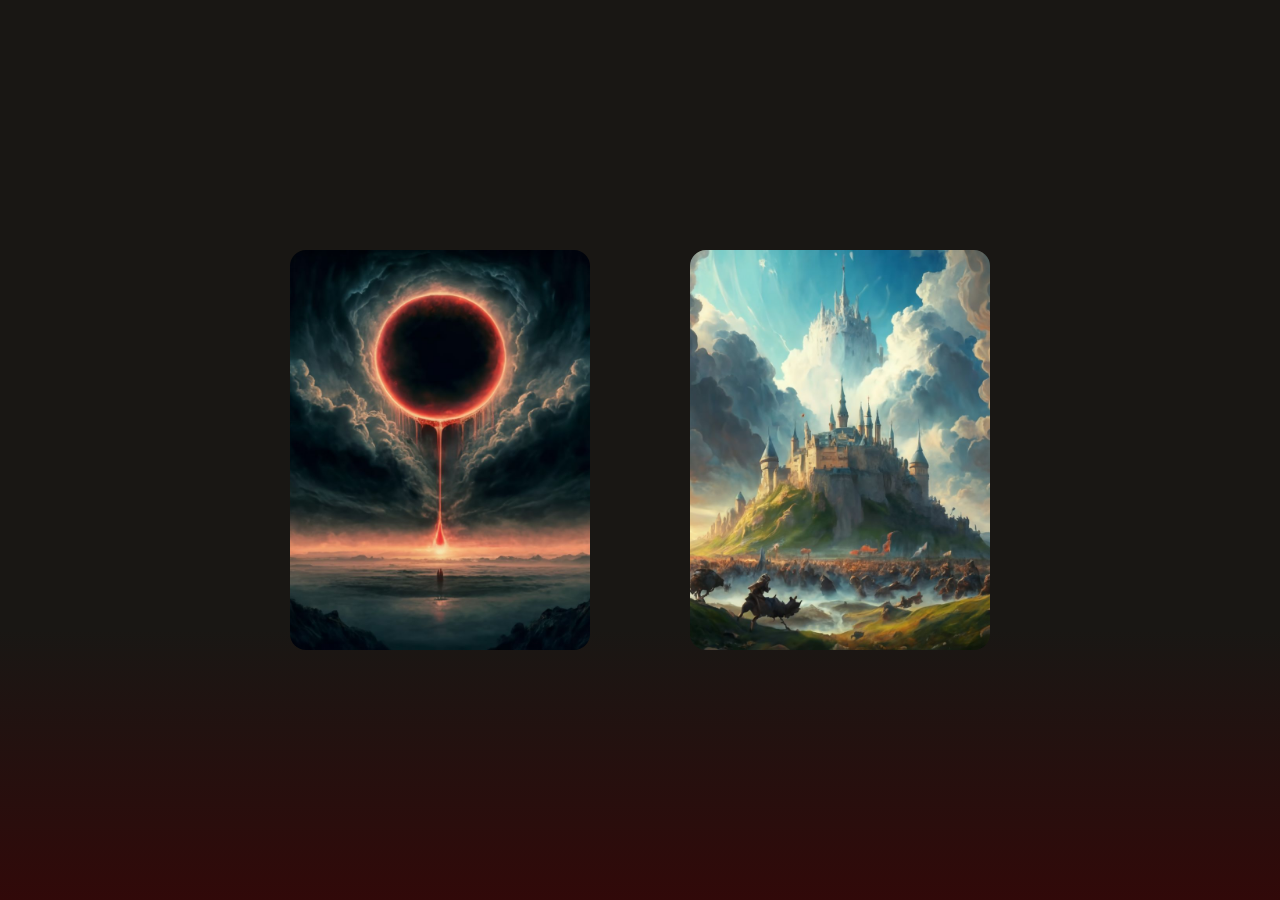
<file: cards/card-berserk-3D/index.html>
<!DOCTYPE html>
<html lang="en">
<head>
  <meta charset="UTF-8">
  <meta name="viewport" content="width=device-width, initial-scale=1.0">
  <title>3D Card Berserk</title>
  <link rel="stylesheet" href="./style.css" />
</head>
<body>
  <div class="card">
    <img src="./image/Guts-BG.jpg" class="cover-image" />
    <img src="./image/Guts.png" class="character" />
	</div>
  <div class="card">
    <img src="./image/Griffith-BG.jpg" class="cover-image" />
    <img src="./image/Griffith.png" class="character" />
	</div>
</body>
</html>
</file>
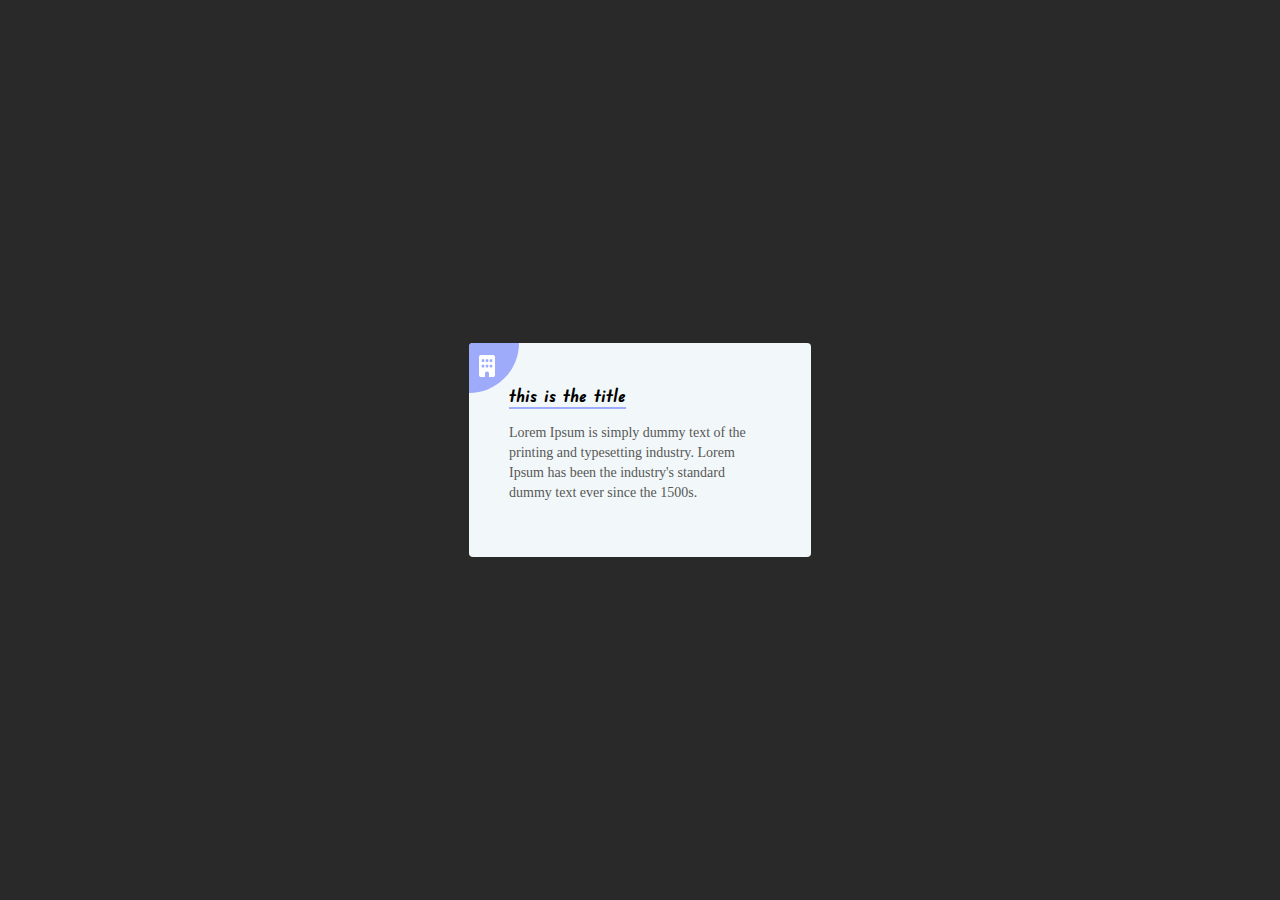
<file: cards/card-change-background-hover/index.html>
<!DOCTYPE html>
<html lang="en">
<head>
  <meta charset="UTF-8">
  <meta name="viewport" content="width=device-width, initial-scale=1.0">
  <title>card show information hover</title>
  <link rel="stylesheet" href="./styles.css" />
</head>
<body>
  <div class="container">
    <div class="card">
      <div class="card-body" >
        <div class="go-corner" >
          <div class="go-icon">
            <img src="./icons/build.svg" class="icon" />
          </div>
        </div>
        <div>
          <h3>this is the title</h3>
        </div>
        <p class="body">
          Lorem Ipsum is simply dummy text of the printing and typesetting industry. Lorem Ipsum has been the industry's standard dummy text ever since the 1500s.
        </p>
      </div>
    </div>
  </div>
</body>
</html>
</file>
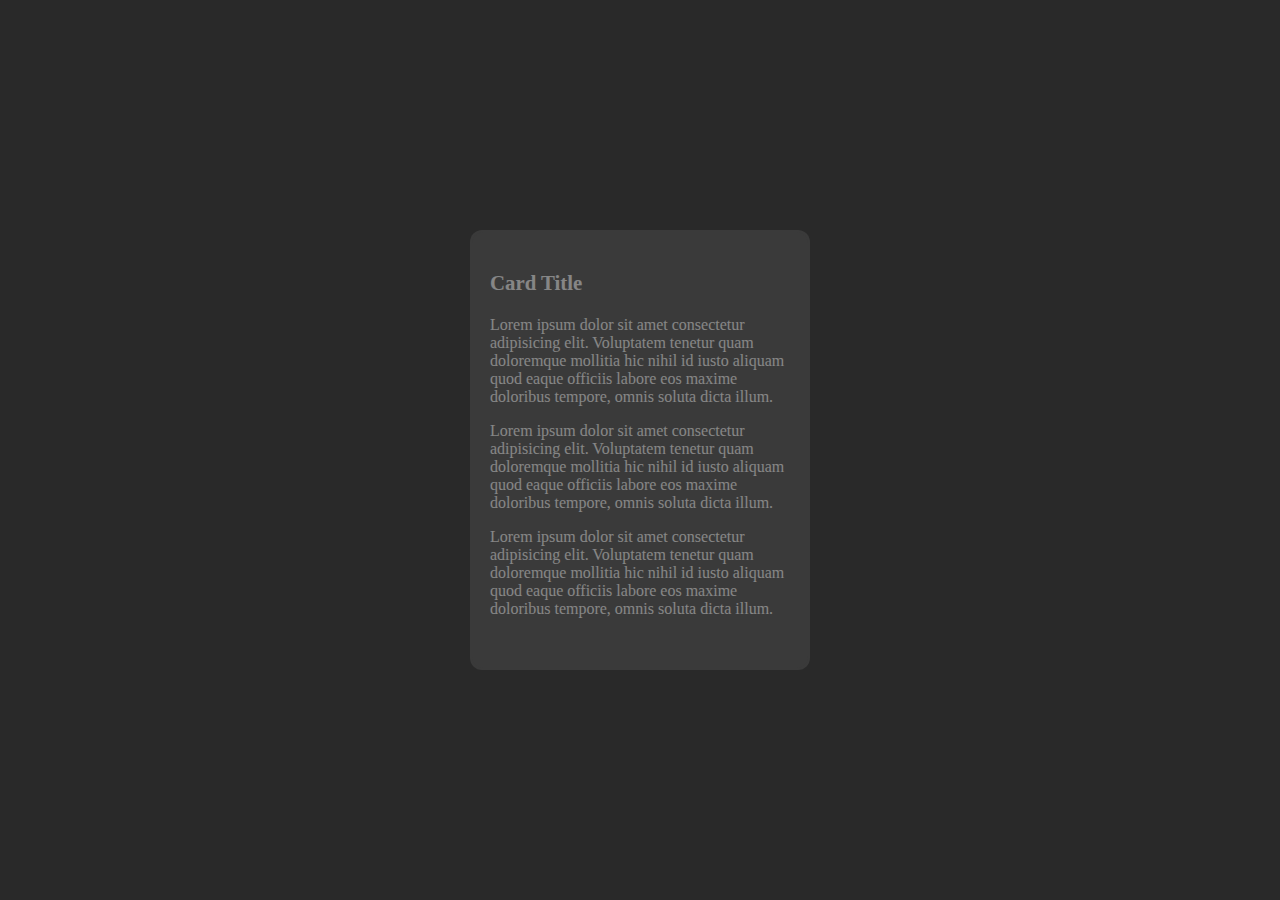
<file: cards/card-glowing-hover/index.html>
<!DOCTYPE html>
<html lang="en">
<head>
  <meta charset="UTF-8">
  <meta name="viewport" content="width=device-width, initial-scale=1.0">
  <title>Card Glowing Hover</title>
  <link rel="stylesheet" href="./style.css" />
</head>
<body>
  <div class="container">
    <div class="card">
      <h3>Card Title</h3>
      <p>Lorem ipsum dolor sit amet consectetur adipisicing elit. Voluptatem tenetur quam doloremque mollitia hic nihil id iusto aliquam quod eaque officiis labore eos maxime doloribus tempore, omnis soluta dicta illum.</p>
      <p>Lorem ipsum dolor sit amet consectetur adipisicing elit. Voluptatem tenetur quam doloremque mollitia hic nihil id iusto aliquam quod eaque officiis labore eos maxime doloribus tempore, omnis soluta dicta illum.</p>
      <p>Lorem ipsum dolor sit amet consectetur adipisicing elit. Voluptatem tenetur quam doloremque mollitia hic nihil id iusto aliquam quod eaque officiis labore eos maxime doloribus tempore, omnis soluta dicta illum.</p>
    </div>
  </div>
  <script>
    const cards = document.querySelectorAll('.card')
    cards.forEach(card => {
      card.onmousemove = function (e) {
        const x = e.pageX - card.offsetLeft
        const y = e.pageY - card.offsetTop

        card.style.setProperty('--x', `${x}px`)
        card.style.setProperty('--y', `${y}px`)
      }
    })
  </script>
</body>
</html>
</file>
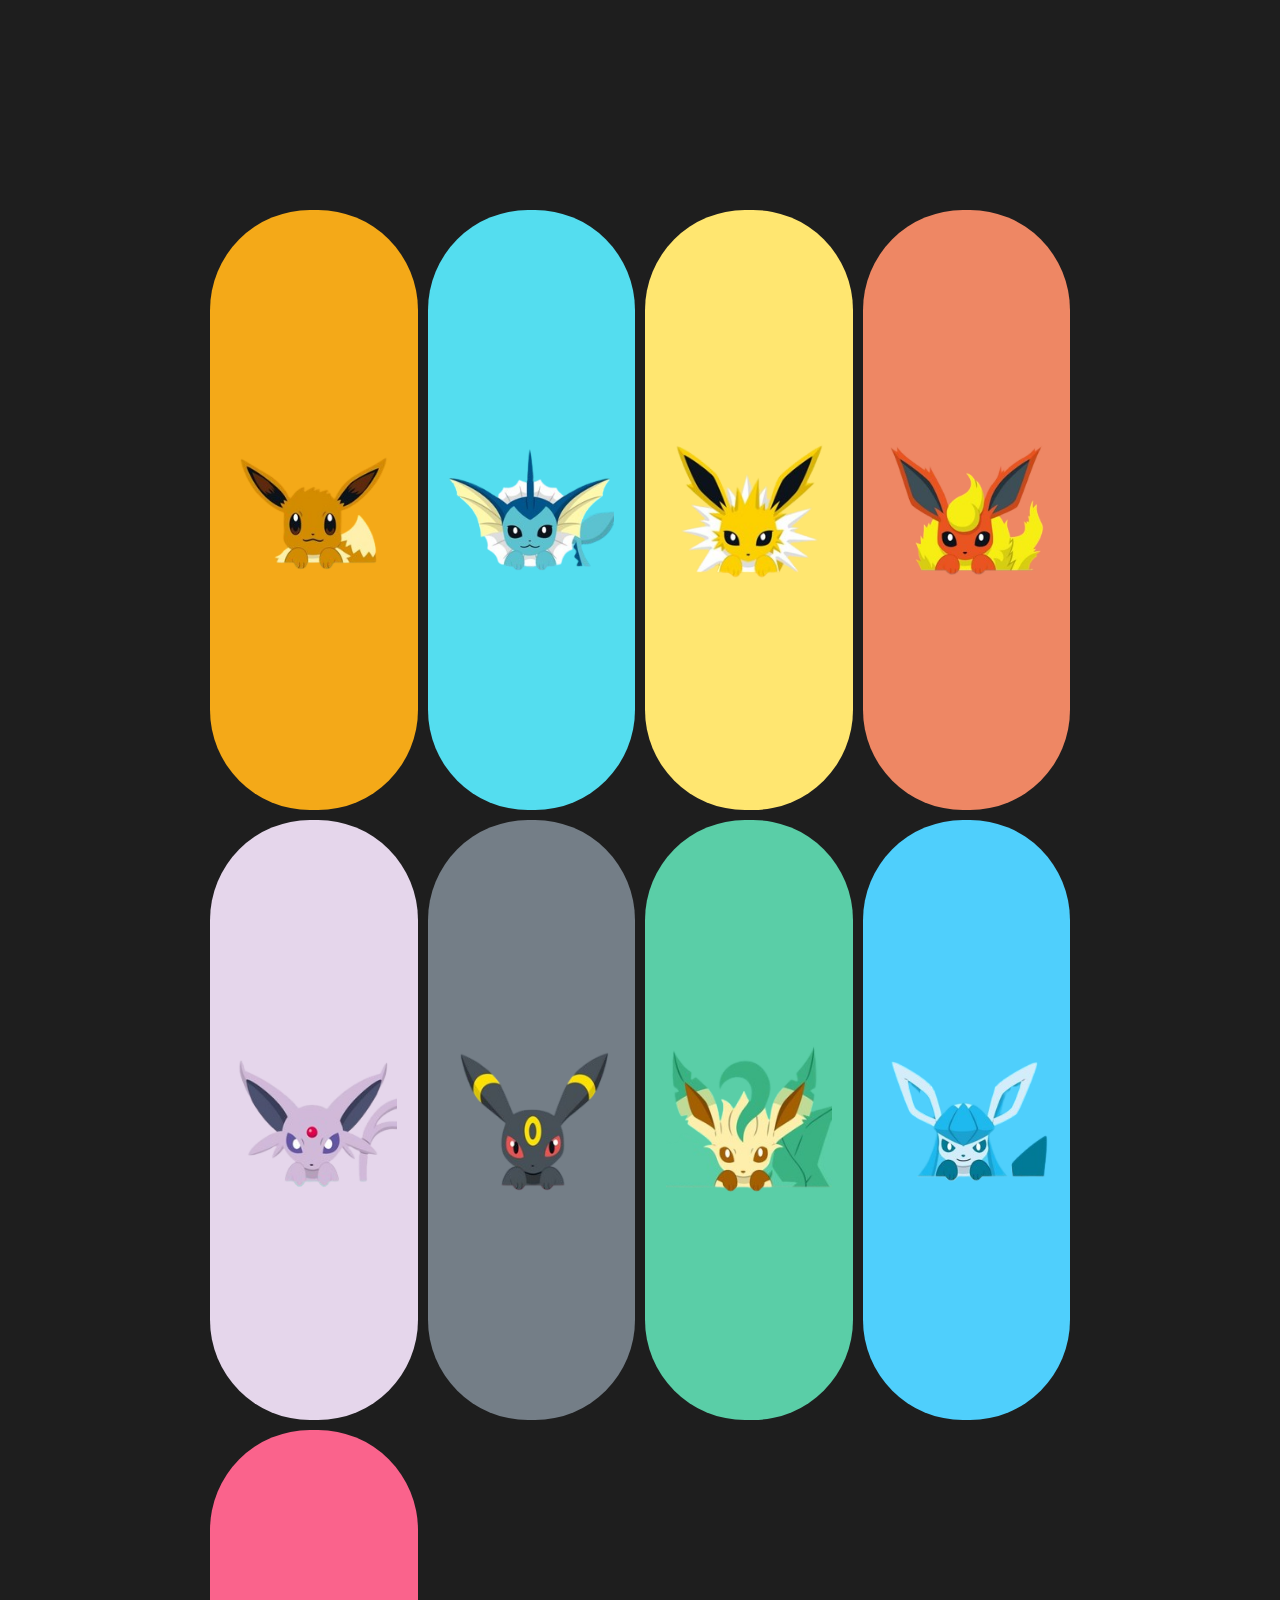
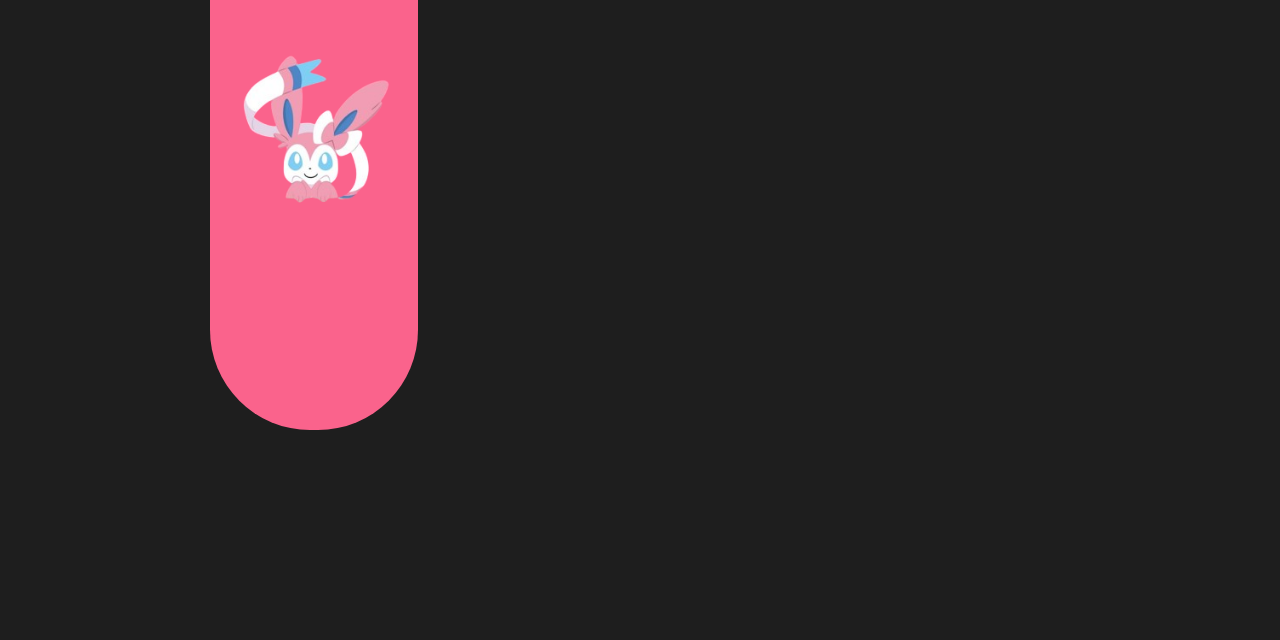
<file: galleries/css-accordion-pokemon/index.html>
<!DOCTYPE html>
<html lang="en">
  <head>
    <meta charset="UTF-8" />
    <meta name="viewport" content="width=device-width, initial-scale=1.0" />
    <title>Accordion Pokemon</title>
    <link href="https://fonts.googleapis.com/css2?family=Karma:wght@300&family=Oswald:wght@500&display=swap" rel="stylesheet">
    <link rel="stylesheet" href="styles.css" />
  </head>
  <body>
    <div class="accordion">
      <div class="item eevee">
        <div class="badge">
          <img src="./img/eevee-badge.png" />
        </div>
        <div class="content">
          <img src="./img/eevee.png" />
          <h2>Eevee</h2>
          <p>Eevee has an unstable genetic makeup that suddenly mutates due to the environment in which it lives. Radiation from various stones causes this Pokémon to evolve.</p>
        </div>
      </div>
      <div class="item vaporeon">
        <div class="badge">
          <img src="./img/vaporeon-badge.png" />
        </div>
        <div class="content">
          <img src="./img/vaporeon.png" />
          <span>
            <h2>Vaporeon</h2>
            <p>Vaporeon underwent a spontaneous mutation and grew fins and gills that allow it to live underwater. This Pokémon has the ability to freely control water</p>
          </span>
        </div>
      </div>
      <div class="item jolteon">
        <div class="badge">
          <img src="./img/jolteon-badge.png" />
        </div>
        <div class="content">
          <img src="./img/jolteon.png" />
          <span>
            <h2>Jolteon</h2>
            <p>Jolteon's cells generate a low level of electricity. This power is amplified by the static electricity of its fur, enabling the Pokémon to drop thunderbolts.</p>
          </span>
        </div>
      </div>
      <div class="item flareon">
        <div class="badge">
          <img src="./img/flareon-badge.png" />
        </div>
        <div class="content">
          <img src="./img/flareon.png" />
          <span>
            <h2>Flareon</h2>
            <p>Flareon's fluffy fur has a functional purpose—it releases heat into the air so that its body does not get excessively hot. This Pokémon's body temperature can rise to a maximum of 1,650 degrees Fahrenheit.</p>
          </span>
        </div>
      </div>
      <div class="item espeon">
        <div class="badge">
          <img src="./img/espeon-badge.png" />
        </div>
        <div class="content">
          <img src="./img/espeon.png" />
          <span>
            <h2>Espeon</h2>
            <p>Espeon is extremely loyal to any Trainer it considers to be worthy. It is said that this Pokémon developed its precognitive powers to protect its Trainer from harm.</p>
          </span>
        </div>
      </div>
      <div class="item umbreon">
        <div class="badge">
          <img src="./img/umbreon-badge.png" />
        </div>
        <div class="content">
          <img src="./img/umbreon.png" />
          <span>
            <h2>Umbreon</h2>
            <p>Umbreon evolved as a result of exposure to the moon's waves. It hides silently in darkness and waits for its foes to make a move. The rings on its body glow when it leaps to attack.</p>
          </span>
        </div>
      </div>
      <div class="item leafeon">
        <div class="badge">
          <img src="./img/leafeon-badge.png" />
        </div>
        <div class="content">
          <img src="./img/leafeon.png" />
          <span>
            <h2>Leafeon</h2>
            <p>Leafeon's cells are constantly absorbing sunlight, making photosynthesis possible. This Pokémon's foliage is in constant growth.</p>
          </span>
        </div>
      </div>
      <div class="item glaceon">
        <div class="badge">
          <img src="./img/glaceon-badge.png" />
        </div>
        <div class="content">
          <img src="./img/glaceon.png" />
          <span>
            <h2>Glaceon</h2>
            <p>Glaceon can control its body temperature at will. This Pokémon can freeze the atmosphere around it to create a diamond-dust flurry.</p>
          </span>
        </div>
      </div>
      <div class="item sylveon">
        <div class="badge">
          <img src="./img/sylveon-badge.png" />
        </div>
        <div class="content">
          <img src="./img/sylveon.png" />
          <span>
            <h2>Sylveon</h2>
            <p>Sylveon wraps its ribbon-like feelers around its Trainer's arm because this touch enables it to read its Trainer's feelings. This Pokémon is said to have the ability to soothe and calm emotions.</p>
          </span>
        </div>
      </div>
    </div>
  </body>
</html>
</file>
<file: cards/card-berserk-3D/style.css>
:root {
  --card-height: 400px;
  --card-width: 300px;
  --border: 16px;
}
* {
  box-sizing: border-box;
}
body {
  width: 100vw;
  height: 100vh;
  margin: 0;
  display: flex;
  justify-content: center;
  align-items: center;
  background-image: linear-gradient(0deg, #310909 0%, #191714 30%);
}
.card {
  width: var(--card-width);
  height: var(--card-height);
  position: relative;
  display: flex;
  justify-content: center;
  align-items: flex-end;
  perspective: 2500px;
  margin: 0 50px;
}

.cover-image {
  border-radius: var(--border);
  width: 100%;
  height: 100%;
  object-fit: cover;
  transition: all 0.5s;
}

.card:hover .cover-image {
  transform: perspective(900px) translateY(15%) rotateX(60deg) translateZ(0);
  box-shadow: 2px 35px 32px -8px rgba(0, 0, 0, 0.75);
  -webkit-box-shadow: 2px 35px 32px -8px rgba(0, 0, 0, 0.75);
  -moz-box-shadow: 2px 35px 32px -8px rgba(0, 0, 0, 0.75);
}

.character {
  width: 100%;
  opacity: 0;
  transition: all 0.5s;
  position: absolute;
  z-index: 0;
}

.card:hover .character {
  opacity: 1;
  transform-style: preserve-3d;
  transform: translate3d(0%, -30%, 100px);
}
</file>
<file: cards/card-change-background-hover/styles.css>
@import url("https://fonts.googleapis.com/css2?family=Edu+VIC+WA+NT+Beginner:wght@400..700&display=swap");

html,
body {
  background-color: #292929;
  padding: 0;
  margin: 0;
}

.container {
  display: flex;
  justify-content: center;
  align-items: center;
  height: 100dvh;
}

.card p {
  font-size: 15px;
  line-height: 20px;
  color: #575757;
  font-size: 14px;
}

.go-corner {
  display: flex;
  align-items: center;
  justify-content: center;
  position: absolute;
  width: 50px;
  height: 50px;
  overflow: hidden;
  top: 0;
  left: 0;
  background-color: #9dabfa;
  border-radius: 4px 0 50px 0;
}

.go-icon {
  margin-left: 10px;
}

.go-icon img.icon {
  width: 40%;
  fill: white;
}

.card-body {
  display: block;
  position: relative;
  max-width: 262px;
  background-color: #f2f8f9;
  border-radius: 4px;
  padding: 40px;
  margin: 12px;
  text-decoration: none;
  z-index: 0;
  overflow: hidden;
}

.card-body:before {
  content: "";
  position: absolute;
  z-index: -1;
  top: -16px;
  left: -16px;
  background: #9dabfa;
  height: 32px;
  width: 32px;
  border-radius: 32px;
  transform: scale(1);
  transform-origin: 50% 50%;
  transition: transform 0.25s ease-out;
}

.card-body:hover:before {
  transform: scale(50);
}

.card-body:hover p {
  transition: all 0.3s ease-out;
  color: rgba(255, 255, 255, 0.8);
  display: block;
}

.card-body:hover h3 {
  transition: all 0.3s ease-out;
  color: #fff;
  border-bottom: 2px solid white;
}

.card-body h3 {
  font-family: "Edu VIC WA NT Beginner", cursive;
  font-optical-sizing: auto;
  font-style: normal;
  border-bottom: 2px solid #9dabfa;
  display: inline-block;
  margin: 0;
}
</file>
<file: cards/card-glowing-hover/style.css>
html,
body {
  background-color: #292929;
  padding: 0;
  margin: 0;
}

.container {
  display: flex;
  justify-content: center;
  align-items: center;
  height: 100dvh;
}

.card {
  position: relative;
  width: 300px;
  height: 400px;
  background-color: #3a3a3a;
  border-radius: 12px;
  overflow: hidden;
  padding: 20px;
  color: #f7f7f7;
}

h3 {
  font-weight: 800;
  font-size: 1.3rem;
}

.card::before {
  content: "";
  position: absolute;
  top: var(--y);
  left: var(--x);
  transform: translate(-50%, -50%);
  background: radial-gradient(
    rgba(0, 236, 253, 0.6),
    transparent,
    transparent,
    transparent
  );
  width: 650px;
  height: 650px;
  opacity: 0;
  transition: 0.25s, top 0s, left 0s;
}

.card:hover::before {
  opacity: 1;
}

.card::after {
  content: "";
  position: absolute;
  inset: 2px;
  border-radius: 12px;
  background-color: rgba(58, 58, 58, 60%);
}
</file>
<file: galleries/css-accordion-pokemon/styles.css>
* {
  margin: 0;
  padding: 0;
  box-sizing: border-box;
}

body {
  min-height: 100vh;
  display: flex;
  flex-direction: column;
  align-items: center;
  justify-content: center;
  background: #1e1e1e;
  text-align: center;
  font-family: "Euclid Circular A", "Poppins";
  padding: 10rem;
}

.vaporeon{
  background-color: #54ddef;
}

.eevee{
  background-color: rgb(244 169 24 / 100%);
}

.jolteon{
  background-color: #ffe670;
}

.flareon{
  background-color: #ee8764;
}

.espeon{
  background-color: #e5d6eb;
}

.umbreon{
  background-color: #747e87;
}

.leafeon{
  background-color: #5acea7;
}

.glaceon{
  background-color: #4fcffc;
}

.sylveon{
  background-color: #fa638c;
}

.accordion,
.accordion .item,
.accordion .item .content,
.accordion .item .content img,
.accordion .item .content h2,
.accordion .item .content p{
  transition: .3s;
}

.accordion {
  width: 100%;
  display: grid;
  grid-template-columns: repeat(auto-fit, minmax(180px, 1fr));
  grid-gap: 10px;
  grid-auto-rows: 600px;
  padding: 50px;
}

.accordion .item {
  overflow: hidden;
  border-radius: 100px;
  cursor: pointer;
}

.accordion .item:hover {
  scale: 1.5;
  z-index: 10;
  border-radius: 20px;
  min-width: 300px;
}

.accordion .item .badge{
  height: 100%;
  display: flex;
  justify-content: center;
  align-items: center;
}

.accordion .item .badge img{
  width: 80%;
}

.accordion .item:hover .badge {
  visibility: hidden;
}

.accordion .item .content{
  visibility: hidden;
}

.accordion .item .content h2{
  font-family: 'Oswald', sans-serif;
}

.accordion .item .content p{
  font-family: 'Karma', serif;
  font-size: 1.2rem;
}

.accordion .item:hover .content {
  visibility: visible;
  z-index: 11;
  position: absolute;
  top: 0;
  right: 0;
  left: 0;
  bottom: 0;
  display: flex;
  padding: 20px;
  flex-direction: column;
}

.accordion .item:hover .content img{
  width: 100%;
  height: 60%;
  object-fit: cover;
}
</file>
